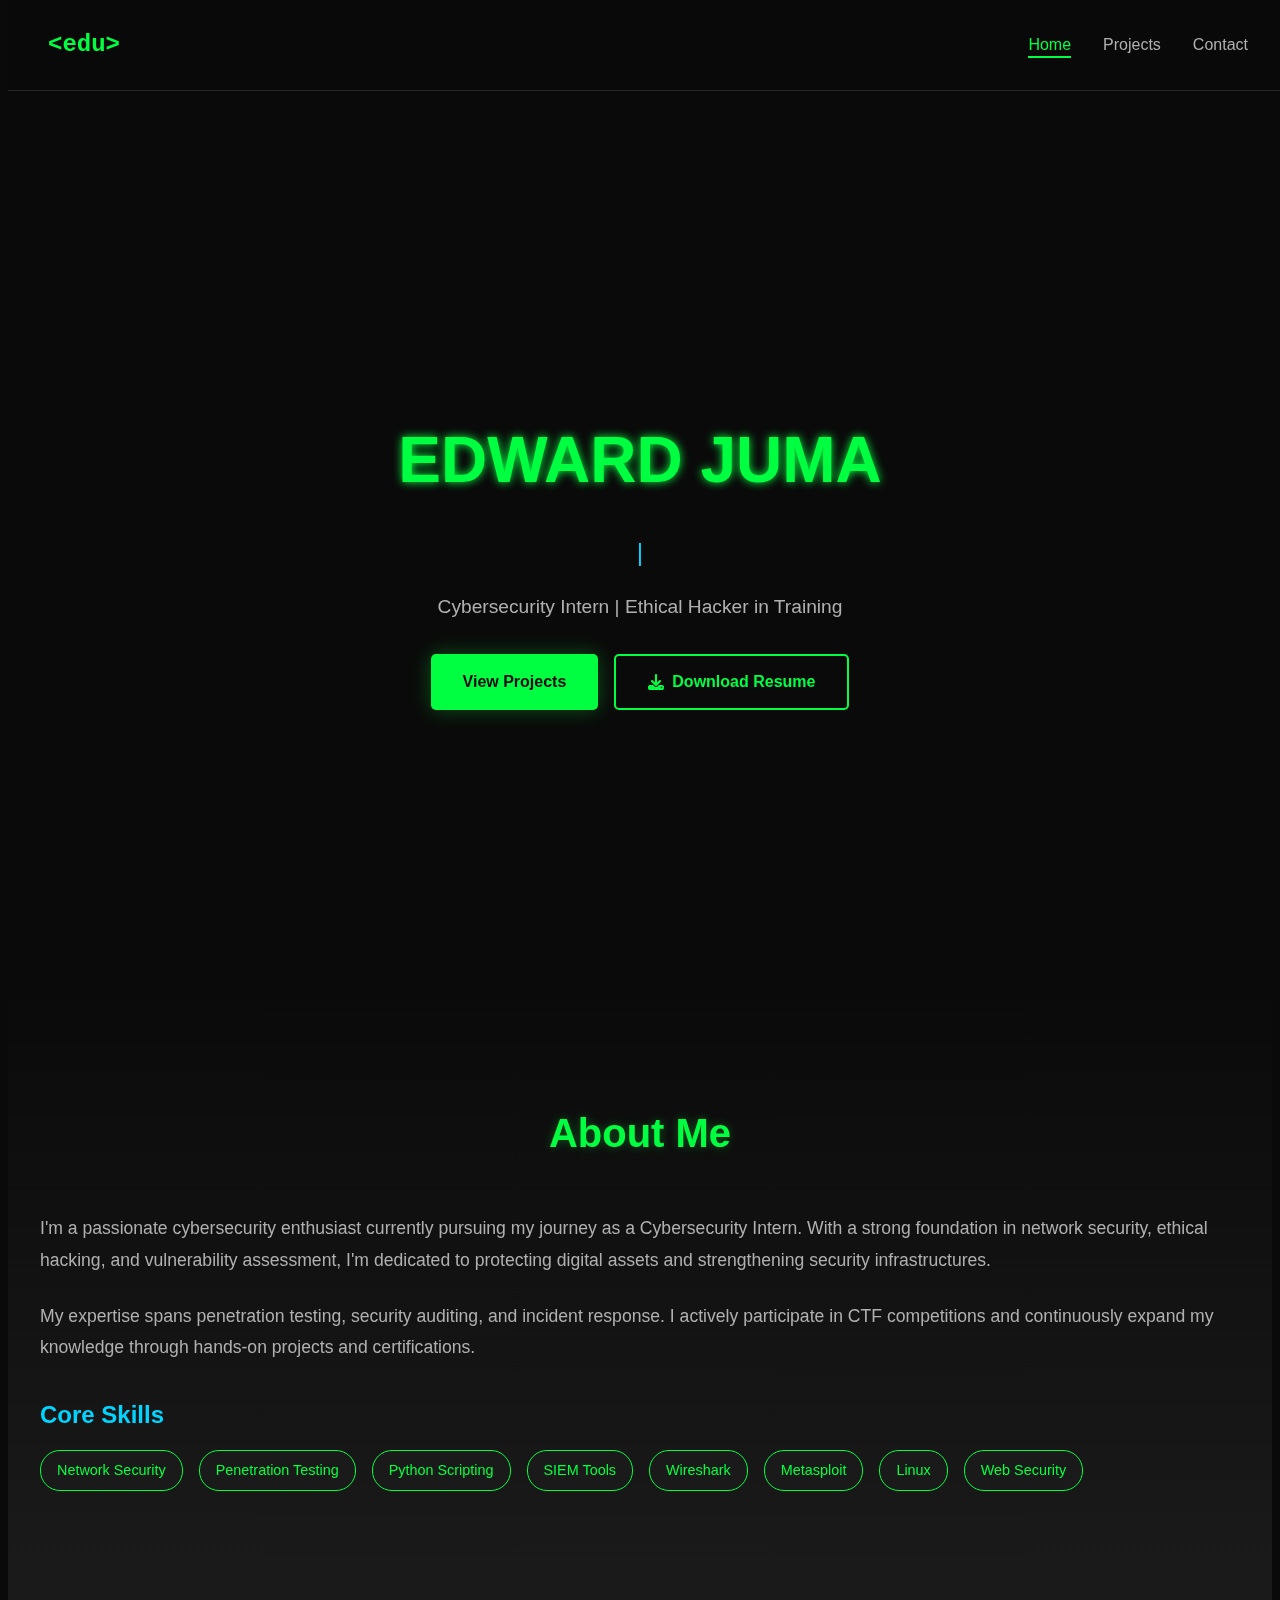
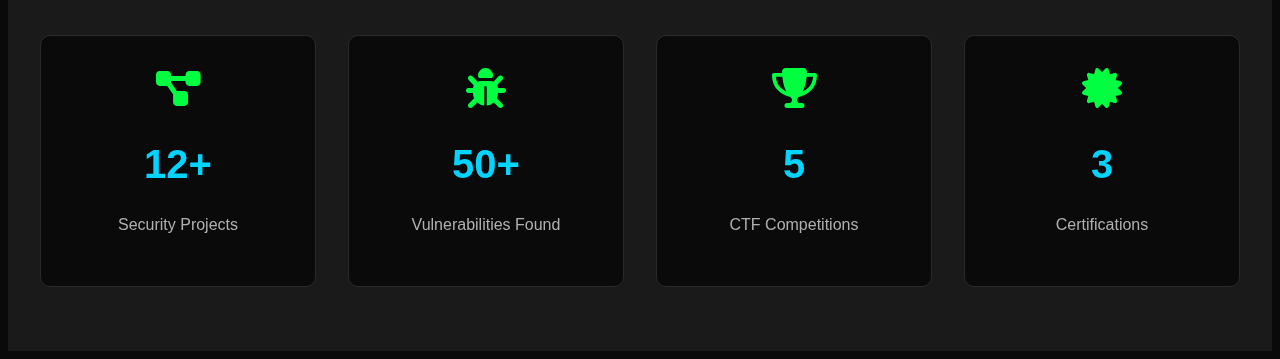
<file: index.html>
<!DOCTYPE html>
<html lang="en">
<head>
    <meta charset="UTF-8">
    <meta name="viewport" content="width=device-width, initial-scale=1.0">
    <title> Portfolio | EDWARD JUMA</title>
    <link rel="stylesheet" href="style.css">
    <link rel="stylesheet" href="https://cdnjs.cloudflare.com/ajax/libs/font-awesome/6.4.0/css/all.min.css">
</head>
<body>
    <!-- Matrix Background -->
    <canvas id="matrix-bg"></canvas>

    <!-- Navigation -->
    <nav class="navbar">
        <div class="nav-container">
            <div class="logo">&lt;edu&gt;</div>
            <ul class="nav-menu">
                <li><a href="index.html" class="active">Home</a></li>
                <li><a href="projects.html">Projects</a></li>
                <li><a href="contact.html">Contact</a></li>
            </ul>
            <div class="hamburger">
                <span></span>
                <span></span>
                <span></span>
            </div>
        </div>
    </nav>

    <!-- Hero Section -->
    <section class="hero">
        <div class="container">
            <div class="hero-content">
                <h1 class="glitch" data-text="EDWARD JUMA">EDWARD JUMA</h1>
                <div class="typing-container">
                    <p class="tagline">
                        <span id="typed-text"></span>
                        <span class="cursor">|</span>
                    </p>
                </div>
                <p class="subtitle">Cybersecurity Intern | Ethical Hacker in Training</p>
                
                <div class="cta-buttons">
                    <a href="projects.html" class="btn btn-primary">View Projects</a>
                    <a href="#" class="btn btn-secondary" download>
                        <i class="fas fa-download"></i> Download Resume
                    </a>
                </div>
            </div>
        </div>
    </section>

    <!-- About Section -->
    <section class="about">
        <div class="container">
            <h2 class="section-title">About Me</h2>
            <div class="about-content">
                <div class="about-text">
                    <p>
                        I'm a passionate cybersecurity enthusiast currently pursuing my journey as a 
                        Cybersecurity Intern. With a strong foundation in network security, ethical hacking, 
                        and vulnerability assessment, I'm dedicated to protecting digital assets and 
                        strengthening security infrastructures.
                    </p>
                    <p>
                        My expertise spans penetration testing, security auditing, and incident response. 
                        I actively participate in CTF competitions and continuously expand my knowledge 
                        through hands-on projects and certifications.
                    </p>
                    
                    <div class="skills">
                        <h3>Core Skills</h3>
                        <div class="skill-tags">
                            <span class="tag">Network Security</span>
                            <span class="tag">Penetration Testing</span>
                            <span class="tag">Python Scripting</span>
                            <span class="tag">SIEM Tools</span>
                            <span class="tag">Wireshark</span>
                            <span class="tag">Metasploit</span>
                            <span class="tag">Linux</span>
                            <span class="tag">Web Security</span>
                        </div>
                    </div>
                </div>
            </div>
        </div>
    </section>

    <!-- Stats Section -->
    <section class="stats">
        <div class="container">
            <div class="stats-grid">
                <div class="stat-card">
                    <i class="fas fa-project-diagram"></i>
                    <h3>12+</h3>
                    <p>Security Projects</p>
                </div>
                <div class="stat-card">
                    <i class="fas fa-bug"></i>
                    <h3>50+</h3>
                    <p>Vulnerabilities Found</p>
                </div>
                <div class="stat-card">
                    <i class="fas fa-trophy"></i>
                    <h3>5</h3>
                    <p>CTF Competitions</p>
                </div>
                <div class="stat-card">
                    <i class="fas fa-certificate"></i>
                    <h3>3</h3>
                    <p>Certifications</p>
                </div>
            </div>
        </div>
    </section>

    <script src="script.js"></script>
</body>
</html>
</file>
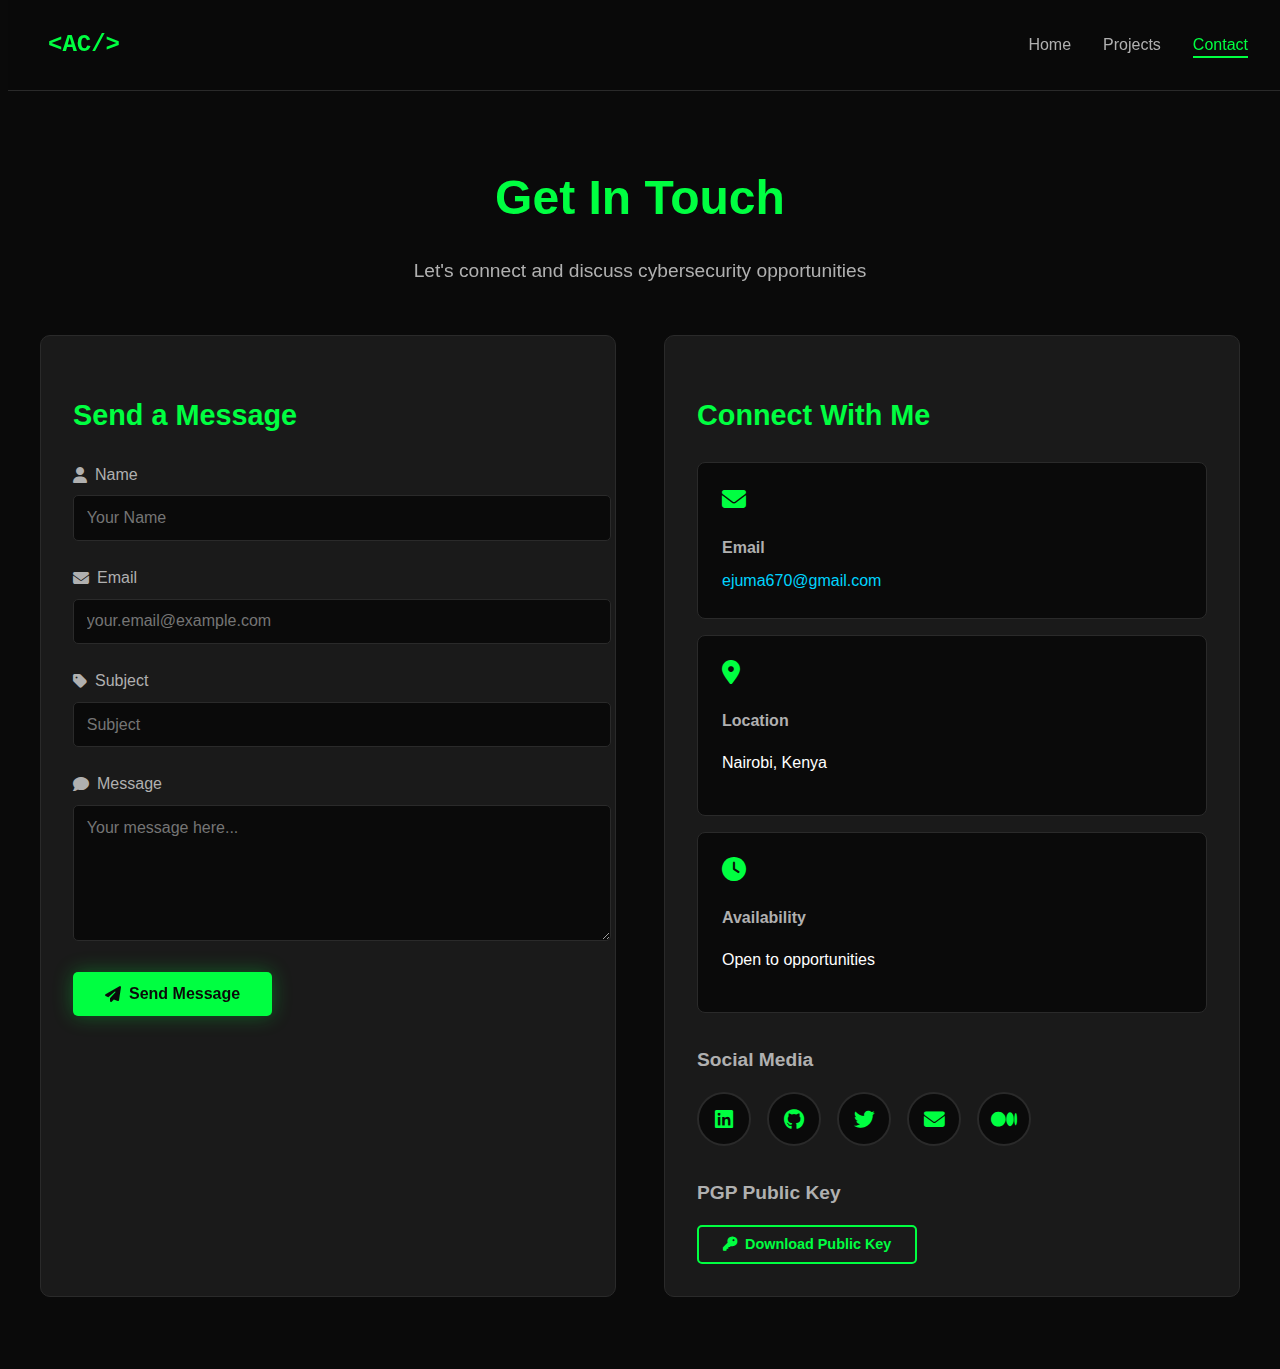
<file: contact.html>
<!DOCTYPE html>
<html lang="en">
<head>
    <meta charset="UTF-8">
    <meta name="viewport" content="width=device-width, initial-scale=1.0">
    <title>Contact | Cybersecurity Portfolio</title>
    <link rel="stylesheet" href="style.css">
    <link rel="stylesheet" href="https://cdnjs.cloudflare.com/ajax/libs/font-awesome/6.4.0/css/all.min.css">
</head>
<body>
    <!-- Matrix Background -->
    <canvas id="matrix-bg"></canvas>

    <!-- Navigation -->
    <nav class="navbar">
        <div class="nav-container">
            <div class="logo">&lt;AC/&gt;</div>
            <ul class="nav-menu">
                <li><a href="index.html">Home</a></li>
                <li><a href="projects.html">Projects</a></li>
                <li><a href="contact.html" class="active">Contact</a></li>
            </ul>
            <div class="hamburger">
                <span></span>
                <span></span>
                <span></span>
            </div>
        </div>
    </nav>

    <!-- Contact Section -->
    <section class="contact-page">
        <div class="container">
            <h1 class="page-title">Get In Touch</h1>
            <p class="page-subtitle">Let's connect and discuss cybersecurity opportunities</p>

            <div class="contact-container">
                <!-- Contact Form -->
                <div class="contact-form-wrapper fade-in">
                    <h2>Send a Message</h2>
                    <div id="form-message" class="form-message"></div>
                    <div class="contact-form">
                        <div class="form-group">
                            <label for="name">
                                <i class="fas fa-user"></i> Name
                            </label>
                            <input type="text" id="name" name="name" placeholder="Your Name" required>
                            <span class="error-message" id="name-error"></span>
                        </div>

                        <div class="form-group">
                            <label for="email">
                                <i class="fas fa-envelope"></i> Email
                            </label>
                            <input type="email" id="email" name="email" placeholder="your.email@example.com" required>
                            <span class="error-message" id="email-error"></span>
                        </div>

                        <div class="form-group">
                            <label for="subject">
                                <i class="fas fa-tag"></i> Subject
                            </label>
                            <input type="text" id="subject" name="subject" placeholder="Subject" required>
                            <span class="error-message" id="subject-error"></span>
                        </div>

                        <div class="form-group">
                            <label for="message">
                                <i class="fas fa-comment"></i> Message
                            </label>
                            <textarea id="message" name="message" rows="6" placeholder="Your message here..." required></textarea>
                            <span class="error-message" id="message-error"></span>
                        </div>

                        <button type="submit" class="btn btn-primary" id="submit-btn">
                            <i class="fas fa-paper-plane"></i> Send Message
                        </button>
                    </div>
                </div>

                <!-- Contact Info -->
                <div class="contact-info fade-in">
                    <h2>Connect With Me</h2>
                    
                    <div class="info-cards">
                        <div class="info-card">
                            <i class="fas fa-envelope"></i>
                            <h3>Email</h3>
                            <a href="mailto:ejuma670@gmail.com">ejuma670@gmail.com</a>
                        </div>

                        <div class="info-card">
                            <i class="fas fa-map-marker-alt"></i>
                            <h3>Location</h3>
                            <p>Nairobi, Kenya</p>
                        </div>

                        <div class="info-card">
                            <i class="fas fa-clock"></i>
                            <h3>Availability</h3>
                            <p>Open to opportunities</p>
                        </div>
                    </div>

                    <div class="social-links">
                        <h3>Social Media</h3>
                        <div class="social-icons">
                            <a href="https://linkedin.com" target="_blank" class="social-icon" title="LinkedIn">
                                <i class="fab fa-linkedin"></i>
                            </a>
                            <a href="https://github.com" target="_blank" class="social-icon" title="GitHub">
                                <i class="fab fa-github"></i>
                            </a>
                            <a href="https://twitter.com" target="_blank" class="social-icon" title="Twitter">
                                <i class="fab fa-twitter"></i>
                            </a>
                            <a href="ejuma670@gmail.com" class="social-icon" title="Email">
                                <i class="fas fa-envelope"></i>
                            </a>
                            <a href="https://medium.com" target="_blank" class="social-icon" title="Medium">
                                <i class="fab fa-medium"></i>
                            </a>
                        </div>
                    </div>

                    <div class="pgp-key">
                        <h3>PGP Public Key</h3>
                        <button class="btn btn-secondary btn-small">
                            <i class="fas fa-key"></i> Download Public Key
                        </button>
                    </div>
                </div>
            </div>
        </div>
    </section>

    <script src="script.js"></script>
</body>
</html>
</file>
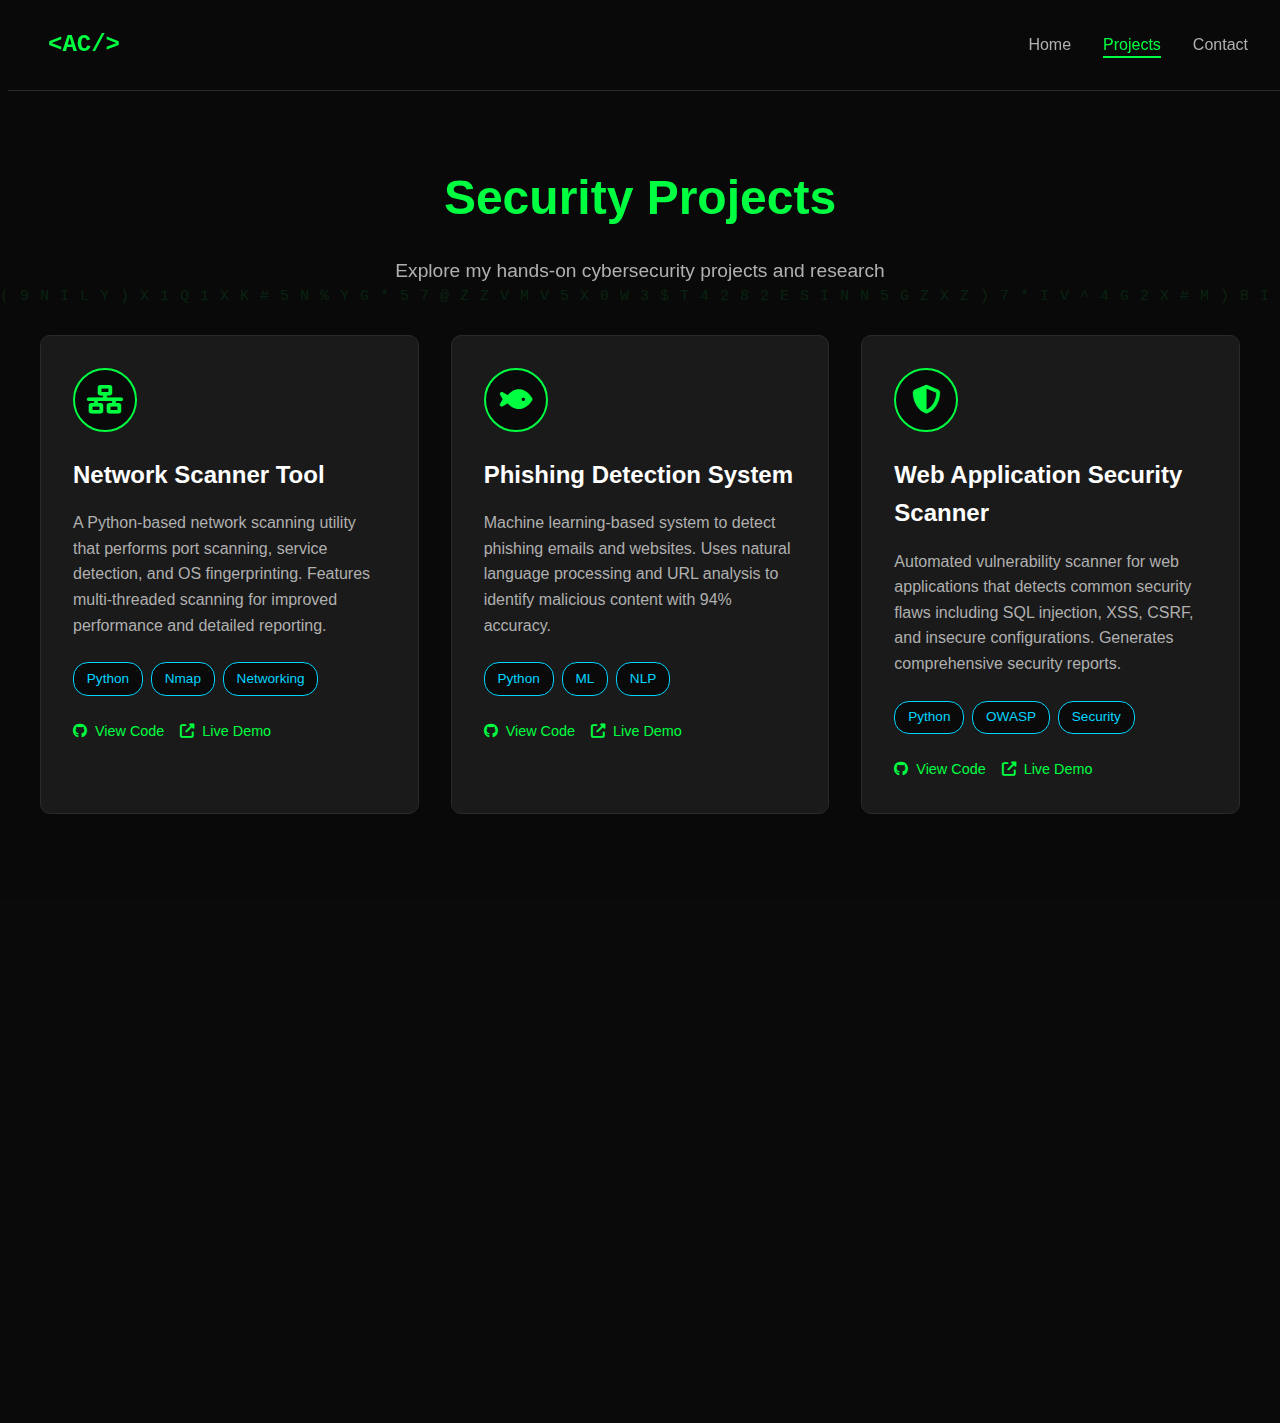
<file: projects.html>
<!DOCTYPE html>
<html lang="en">
<head>
    <meta charset="UTF-8">
    <meta name="viewport" content="width=device-width, initial-scale=1.0">
    <title>Projects | Cybersecurity Portfolio</title>
    <link rel="stylesheet" href="style.css">
    <link rel="stylesheet" href="https://cdnjs.cloudflare.com/ajax/libs/font-awesome/6.4.0/css/all.min.css">
</head>
<body>
    <!-- Matrix Background -->
    <canvas id="matrix-bg"></canvas>

    <!-- Navigation -->
    <nav class="navbar">
        <div class="nav-container">
            <div class="logo">&lt;AC/&gt;</div>
            <ul class="nav-menu">
                <li><a href="index.html">Home</a></li>
                <li><a href="projects.html" class="active">Projects</a></li>
                <li><a href="contact.html">Contact</a></li>
            </ul>
            <div class="hamburger">
                <span></span>
                <span></span>
                <span></span>
            </div>
        </div>
    </nav>

    <!-- Projects Section -->
    <section class="projects-page">
        <div class="container">
            <h1 class="page-title">Security Projects</h1>
            <p class="page-subtitle">Explore my hands-on cybersecurity projects and research</p>

            <div class="projects-grid">
                <!-- Project 1 -->
                <div class="project-card fade-in">
                    <div class="project-icon">
                        <i class="fas fa-network-wired"></i>
                    </div>
                    <h3>Network Scanner Tool</h3>
                    <p class="project-desc">
                        A Python-based network scanning utility that performs port scanning, 
                        service detection, and OS fingerprinting. Features multi-threaded 
                        scanning for improved performance and detailed reporting.
                    </p>
                    <div class="project-tags">
                        <span>Python</span>
                        <span>Nmap</span>
                        <span>Networking</span>
                    </div>
                    <div class="project-links">
                        <a href="#" class="btn-link">
                            <i class="fab fa-github"></i> View Code
                        </a>
                        <a href="#" class="btn-link">
                            <i class="fas fa-external-link-alt"></i> Live Demo
                        </a>
                    </div>
                </div>

                <!-- Project 2 -->
                <div class="project-card fade-in">
                    <div class="project-icon">
                        <i class="fas fa-fish"></i>
                    </div>
                    <h3>Phishing Detection System</h3>
                    <p class="project-desc">
                        Machine learning-based system to detect phishing emails and websites. 
                        Uses natural language processing and URL analysis to identify 
                        malicious content with 94% accuracy.
                    </p>
                    <div class="project-tags">
                        <span>Python</span>
                        <span>ML</span>
                        <span>NLP</span>
                    </div>
                    <div class="project-links">
                        <a href="#" class="btn-link">
                            <i class="fab fa-github"></i> View Code
                        </a>
                        <a href="#" class="btn-link">
                            <i class="fas fa-external-link-alt"></i> Live Demo
                        </a>
                    </div>
                </div>

                <!-- Project 3 -->
                <div class="project-card fade-in">
                    <div class="project-icon">
                        <i class="fas fa-shield-alt"></i>
                    </div>
                    <h3>Web Application Security Scanner</h3>
                    <p class="project-desc">
                        Automated vulnerability scanner for web applications that detects 
                        common security flaws including SQL injection, XSS, CSRF, and 
                        insecure configurations. Generates comprehensive security reports.
                    </p>
                    <div class="project-tags">
                        <span>Python</span>
                        <span>OWASP</span>
                        <span>Security</span>
                    </div>
                    <div class="project-links">
                        <a href="#" class="btn-link">
                            <i class="fab fa-github"></i> View Code
                        </a>
                        <a href="#" class="btn-link">
                            <i class="fas fa-external-link-alt"></i> Live Demo
                        </a>
                    </div>
                </div>

                <!-- Project 4 -->
                <div class="project-card fade-in">
                    <div class="project-icon">
                        <i class="fas fa-lock"></i>
                    </div>
                    <h3>Password Strength Analyzer</h3>
                    <p class="project-desc">
                        Advanced password analysis tool that evaluates password strength, 
                        checks against common password databases, and provides recommendations 
                        for creating secure passwords. Includes entropy calculation.
                    </p>
                    <div class="project-tags">
                        <span>JavaScript</span>
                        <span>Security</span>
                        <span>Cryptography</span>
                    </div>
                    <div class="project-links">
                        <a href="#" class="btn-link">
                            <i class="fab fa-github"></i> View Code
                        </a>
                        <a href="#" class="btn-link">
                            <i class="fas fa-external-link-alt"></i> Live Demo
                        </a>
                    </div>
                </div>

                <!-- Project 5 -->
                <div class="project-card fade-in">
                    <div class="project-icon">
                        <i class="fas fa-user-secret"></i>
                    </div>
                    <h3>Encryption/Decryption Suite</h3>
                    <p class="project-desc">
                        Multi-algorithm encryption toolkit supporting AES, RSA, and custom 
                        ciphers. Features secure key generation, file encryption, and 
                        steganography capabilities for secure communication.
                    </p>
                    <div class="project-tags">
                        <span>Python</span>
                        <span>Cryptography</span>
                        <span>Security</span>
                    </div>
                    <div class="project-links">
                        <a href="#" class="btn-link">
                            <i class="fab fa-github"></i> View Code
                        </a>
                        <a href="#" class="btn-link">
                            <i class="fas fa-external-link-alt"></i> Live Demo
                        </a>
                    </div>
                </div>

                <!-- Project 6 -->
                <div class="project-card fade-in">
                    <div class="project-icon">
                        <i class="fas fa-search"></i>
                    </div>
                    <h3>OSINT Investigation Framework</h3>
                    <p class="project-desc">
                        Open-source intelligence gathering framework for security research. 
                        Automates data collection from public sources, social media analysis, 
                        and metadata extraction for threat intelligence.
                    </p>
                    <div class="project-tags">
                        <span>Python</span>
                        <span>OSINT</span>
                        <span>Investigation</span>
                    </div>
                    <div class="project-links">
                        <a href="#" class="btn-link">
                            <i class="fab fa-github"></i> View Code
                        </a>
                        <a href="#" class="btn-link">
                            <i class="fas fa-external-link-alt"></i> Live Demo
                        </a>
                    </div>
                </div>
            </div>
        </div>
    </section>

    <script src="script.js"></script>
</body>
</html>
</file>
<file: style.css>
{
    margin: 0;
    padding: 0;
    box-sizing: border-box;
}

:root {
    --primary-color: #00ff41;
    --secondary-color: #00d4ff;
    --dark-bg: #0a0a0a;
    --card-bg: #1a1a1a;
    --text-primary: #ffffff;
    --text-secondary: #b0b0b0;
    --border-color: #2a2a2a;
    --hover-glow: rgba(0, 255, 65, 0.3);
}

body {
    font-family: 'Segoe UI', Tahoma, Geneva, Verdana, sans-serif;
    background-color: var(--dark-bg);
    color: var(--text-primary);
    line-height: 1.6;
    overflow-x: hidden;
}

/* Matrix Background */
#matrix-bg {
    position: fixed;
    top: 0;
    left: 0;
    width: 100%;
    height: 100%;
    z-index: -1;
    opacity: 0.1;
}

/* Navigation */
.navbar {
    background: rgba(10, 10, 10, 0.95);
    backdrop-filter: blur(10px);
    padding: 1rem 0;
    position: fixed;
    width: 100%;
    top: 0;
    z-index: 1000;
    border-bottom: 1px solid var(--border-color);
}

.nav-container {
    max-width: 1200px;
    margin: 0 auto;
    padding: 0 2rem;
    display: flex;
    justify-content: space-between;
    align-items: center;
}

.logo {
    font-size: 1.5rem;
    font-weight: bold;
    color: var(--primary-color);
    font-family: 'Courier New', monospace;
}

.nav-menu {
    display: flex;
    list-style: none;
    gap: 2rem;
}

.nav-menu a {
    color: var(--text-secondary);
    text-decoration: none;
    font-weight: 500;
    transition: all 0.3s ease;
    position: relative;
}

.nav-menu a:hover,
.nav-menu a.active {
    color: var(--primary-color);
}

.nav-menu a::after {
    content: '';
    position: absolute;
    bottom: -5px;
    left: 0;
    width: 0;
    height: 2px;
    background: var(--primary-color);
    transition: width 0.3s ease;
}

.nav-menu a:hover::after,
.nav-menu a.active::after {
    width: 100%;
}

.hamburger {
    display: none;
    flex-direction: column;
    cursor: pointer;
    gap: 4px;
}

.hamburger span {
    width: 25px;
    height: 3px;
    background: var(--primary-color);
    transition: all 0.3s ease;
}

/* Container */
.container {
    max-width: 1200px;
    margin: 0 auto;
    padding: 0 2rem;
}

/* Hero Section */
.hero {
    min-height: 100vh;
    display: flex;
    align-items: center;
    justify-content: center;
    text-align: center;
    padding-top: 80px;
}

.hero-content {
    animation: fadeInUp 1s ease;
}

.hero h1 {
    font-size: 4rem;
    margin-bottom: 1rem;
    color: var(--primary-color);
}

.glitch {
    position: relative;
    text-shadow: 0 0 10px var(--primary-color);
}

.typing-container {
    min-height: 40px;
    margin: 1rem 0;
}

.tagline {
    font-size: 1.5rem;
    color: var(--secondary-color);
    font-family: 'Courier New', monospace;
}

.cursor {
    animation: blink 1s infinite;
}

.subtitle {
    font-size: 1.2rem;
    color: var(--text-secondary);
    margin: 1rem 0 2rem;
}

.cta-buttons {
    display: flex;
    gap: 1rem;
    justify-content: center;
    flex-wrap: wrap;
}

.btn {
    padding: 0.8rem 2rem;
    border: none;
    border-radius: 5px;
    font-size: 1rem;
    cursor: pointer;
    text-decoration: none;
    display: inline-flex;
    align-items: center;
    gap: 0.5rem;
    transition: all 0.3s ease;
    font-weight: 600;
}

.btn-primary {
    background: var(--primary-color);
    color: var(--dark-bg);
    box-shadow: 0 0 20px rgba(0, 255, 65, 0.3);
}

.btn-primary:hover {
    box-shadow: 0 0 30px rgba(0, 255, 65, 0.6);
    transform: translateY(-2px);
}

.btn-secondary {
    background: transparent;
    color: var(--primary-color);
    border: 2px solid var(--primary-color);
}

.btn-secondary:hover {
    background: var(--primary-color);
    color: var(--dark-bg);
}

/* About Section */
.about {
    padding: 5rem 0;
    background: linear-gradient(180deg, var(--dark-bg) 0%, var(--card-bg) 100%);
}

.section-title {
    font-size: 2.5rem;
    text-align: center;
    margin-bottom: 3rem;
    color: var(--primary-color);
    text-shadow: 0 0 10px var(--hover-glow);
}

.about-text p {
    font-size: 1.1rem;
    color: var(--text-secondary);
    margin-bottom: 1.5rem;
    line-height: 1.8;
}

.skills {
    margin-top: 2rem;
}

.skills h3 {
    font-size: 1.5rem;
    margin-bottom: 1rem;
    color: var(--secondary-color);
}

.skill-tags {
    display: flex;
    flex-wrap: wrap;
    gap: 1rem;
}

.tag {
    background: var(--card-bg);
    color: var(--primary-color);
    padding: 0.5rem 1rem;
    border-radius: 20px;
    border: 1px solid var(--primary-color);
    font-size: 0.9rem;
    transition: all 0.3s ease;
}

.tag:hover {
    background: var(--primary-color);
    color: var(--dark-bg);
    transform: translateY(-2px);
    box-shadow: 0 5px 15px var(--hover-glow);
}

/* Stats Section */
.stats {
    padding: 4rem 0;
    background: var(--card-bg);
}

.stats-grid {
    display: grid;
    grid-template-columns: repeat(auto-fit, minmax(250px, 1fr));
    gap: 2rem;
}

.stat-card {
    text-align: center;
    padding: 2rem;
    background: var(--dark-bg);
    border: 1px solid var(--border-color);
    border-radius: 10px;
    transition: all 0.3s ease;
}

.stat-card:hover {
    border-color: var(--primary-color);
    box-shadow: 0 0 20px var(--hover-glow);
    transform: translateY(-5px);
}

.stat-card i {
    font-size: 2.5rem;
    color: var(--primary-color);
    margin-bottom: 1rem;
}

.stat-card h3 {
    font-size: 2.5rem;
    color: var(--secondary-color);
    margin: 0.5rem 0;
}

.stat-card p {
    color: var(--text-secondary);
}

/* Projects Page */
.projects-page {
    min-height: 100vh;
    padding: 120px 0 4rem;
}

.page-title {
    font-size: 3rem;
    text-align: center;
    margin-bottom: 1rem;
    color: var(--primary-color);
}

.page-subtitle {
    text-align: center;
    color: var(--text-secondary);
    font-size: 1.2rem;
    margin-bottom: 3rem;
}

.projects-grid {
    display: grid;
    grid-template-columns: repeat(auto-fit, minmax(350px, 1fr));
    gap: 2rem;
    margin-top: 3rem;
}

.project-card {
    background: var(--card-bg);
    border: 1px solid var(--border-color);
    border-radius: 10px;
    padding: 2rem;
    transition: all 0.3s ease;
}

.project-card:hover {
    border-color: var(--primary-color);
    box-shadow: 0 0 30px var(--hover-glow);
    transform: translateY(-5px);
}

.project-icon {
    width: 60px;
    height: 60px;
    background: var(--dark-bg);
    border-radius: 50%;
    display: flex;
    align-items: center;
    justify-content: center;
    margin-bottom: 1.5rem;
    border: 2px solid var(--primary-color);
}

.project-icon i {
    font-size: 1.8rem;
    color: var(--primary-color);
}

.project-card h3 {
    font-size: 1.5rem;
    margin-bottom: 1rem;
    color: var(--text-primary);
}

.project-desc {
    color: var(--text-secondary);
    margin-bottom: 1.5rem;
    line-height: 1.6;
}

.project-tags {
    display: flex;
    flex-wrap: wrap;
    gap: 0.5rem;
    margin-bottom: 1.5rem;
}

.project-tags span {
    background: var(--dark-bg);
    color: var(--secondary-color);
    padding: 0.3rem 0.8rem;
    border-radius: 15px;
    font-size: 0.85rem;
    border: 1px solid var(--secondary-color);
}

.project-links {
    display: flex;
    gap: 1rem;
    flex-wrap: wrap;
}

.btn-link {
    color: var(--primary-color);
    text-decoration: none;
    display: flex;
    align-items: center;
    gap: 0.5rem;
    font-size: 0.9rem;
    transition: all 0.3s ease;
}

.btn-link:hover {
    color: var(--secondary-color);
    transform: translateX(5px);
}

/* Contact Page */
.contact-page {
    min-height: 100vh;
    padding: 120px 0 4rem;
}

.contact-container {
    display: grid;
    grid-template-columns: 1fr 1fr;
    gap: 3rem;
    margin-top: 3rem;
}

.contact-form-wrapper,
.contact-info {
    background: var(--card-bg);
    border: 1px solid var(--border-color);
    border-radius: 10px;
    padding: 2rem;
}

.contact-form-wrapper h2,
.contact-info h2 {
    font-size: 1.8rem;
    margin-bottom: 1.5rem;
    color: var(--primary-color);
}

.form-group {
    margin-bottom: 1.5rem;
}

.form-group label {
    display: block;
    margin-bottom: 0.5rem;
    color: var(--text-secondary);
    display: flex;
    align-items: center;
    gap: 0.5rem;
}

.form-group input,
.form-group textarea {
    width: 100%;
    padding: 0.8rem;
    background: var(--dark-bg);
    border: 1px solid var(--border-color);
    border-radius: 5px;
    color: var(--text-primary);
    font-size: 1rem;
    transition: all 0.3s ease;
}

.form-group input:focus,
.form-group textarea:focus {
    outline: none;
    border-color: var(--primary-color);
    box-shadow: 0 0 10px var(--hover-glow);
}

.form-group textarea {
    resize: vertical;
    font-family: inherit;
}

.error-message {
    color: #ff4444;
    font-size: 0.85rem;
    margin-top: 0.3rem;
    display: block;
}

.form-message {
    padding: 1rem;
    border-radius: 5px;
    margin-bottom: 1rem;
    display: none;
}

.form-message.success {
    background: rgba(0, 255, 65, 0.1);
    border: 1px solid var(--primary-color);
    color: var(--primary-color);
    display: block;
}

.form-message.error {
    background: rgba(255, 68, 68, 0.1);
    border: 1px solid #ff4444;
    color: #ff4444;
    display: block;
}

.info-cards {
    display: flex;
    flex-direction: column;
    gap: 1rem;
    margin-bottom: 2rem;
}

.info-card {
    background: var(--dark-bg);
    padding: 1.5rem;
    border-radius: 8px;
    border: 1px solid var(--border-color);
    transition: all 0.3s ease;
}

.info-card:hover {
    border-color: var(--primary-color);
}

.info-card i {
    font-size: 1.5rem;
    color: var(--primary-color);
    margin-bottom: 0.5rem;
}

.info-card h3 {
    font-size: 1rem;
    margin-bottom: 0.5rem;
    color: var(--text-secondary);
}

.info-card a {
    color: var(--secondary-color);
    text-decoration: none;
}

.info-card a:hover {
    text-decoration: underline;
}

.social-links {
    margin-top: 2rem;
}

.social-links h3 {
    font-size: 1.2rem;
    margin-bottom: 1rem;
    color: var(--text-secondary);
}

.social-icons {
    display: flex;
    gap: 1rem;
    flex-wrap: wrap;
}

.social-icon {
    width: 50px;
    height: 50px;
    background: var(--dark-bg);
    border: 2px solid var(--border-color);
    border-radius: 50%;
    display: flex;
    align-items: center;
    justify-content: center;
    color: var(--primary-color);
    font-size: 1.3rem;
    transition: all 0.3s ease;
    text-decoration: none;
}

.social-icon:hover {
    border-color: var(--primary-color);
    box-shadow: 0 0 20px var(--hover-glow);
    transform: translateY(-3px);
}

.pgp-key {
    margin-top: 2rem;
}

.pgp-key h3 {
    font-size: 1.2rem;
    margin-bottom: 1rem;
    color: var(--text-secondary);
}

.btn-small {
    padding: 0.6rem 1.5rem;
    font-size: 0.9rem;
}

/* Animations */
@keyframes fadeInUp {
    from {
        opacity: 0;
        transform: translateY(30px);
    }
    to {
        opacity: 1;
        transform: translateY(0);
    }
}

@keyframes blink {
    0%, 100% { opacity: 1; }
    50% { opacity: 0; }
}

.fade-in {
    animation: fadeInUp 0.8s ease;
}

/* Responsive Design */
@media (max-width: 768px) {
    .hamburger {
        display: flex;
    }

    .nav-menu {
        position: fixed;
        left: -100%;
        top: 70px;
        flex-direction: column;
        background: rgba(10, 10, 10, 0.98);
        width: 100%;
        text-align: center;
        transition: 0.3s;
        padding: 2rem 0;
        gap: 1rem;
    }

    .nav-menu.active {
        left: 0;
    }

    .hero h1 {
        font-size: 2.5rem;
    }

    .tagline {
        font-size: 1.2rem;
    }

    .projects-grid {
        grid-template-columns: 1fr;
    }

    .contact-container {
        grid-template-columns: 1fr;
    }

    .stats-grid {
        grid-template-columns: 1fr;
    }

    .cta-buttons {
        flex-direction: column;
    }

    .btn {
        width: 100%;
        justify-content: center;
    }
}
</file>
